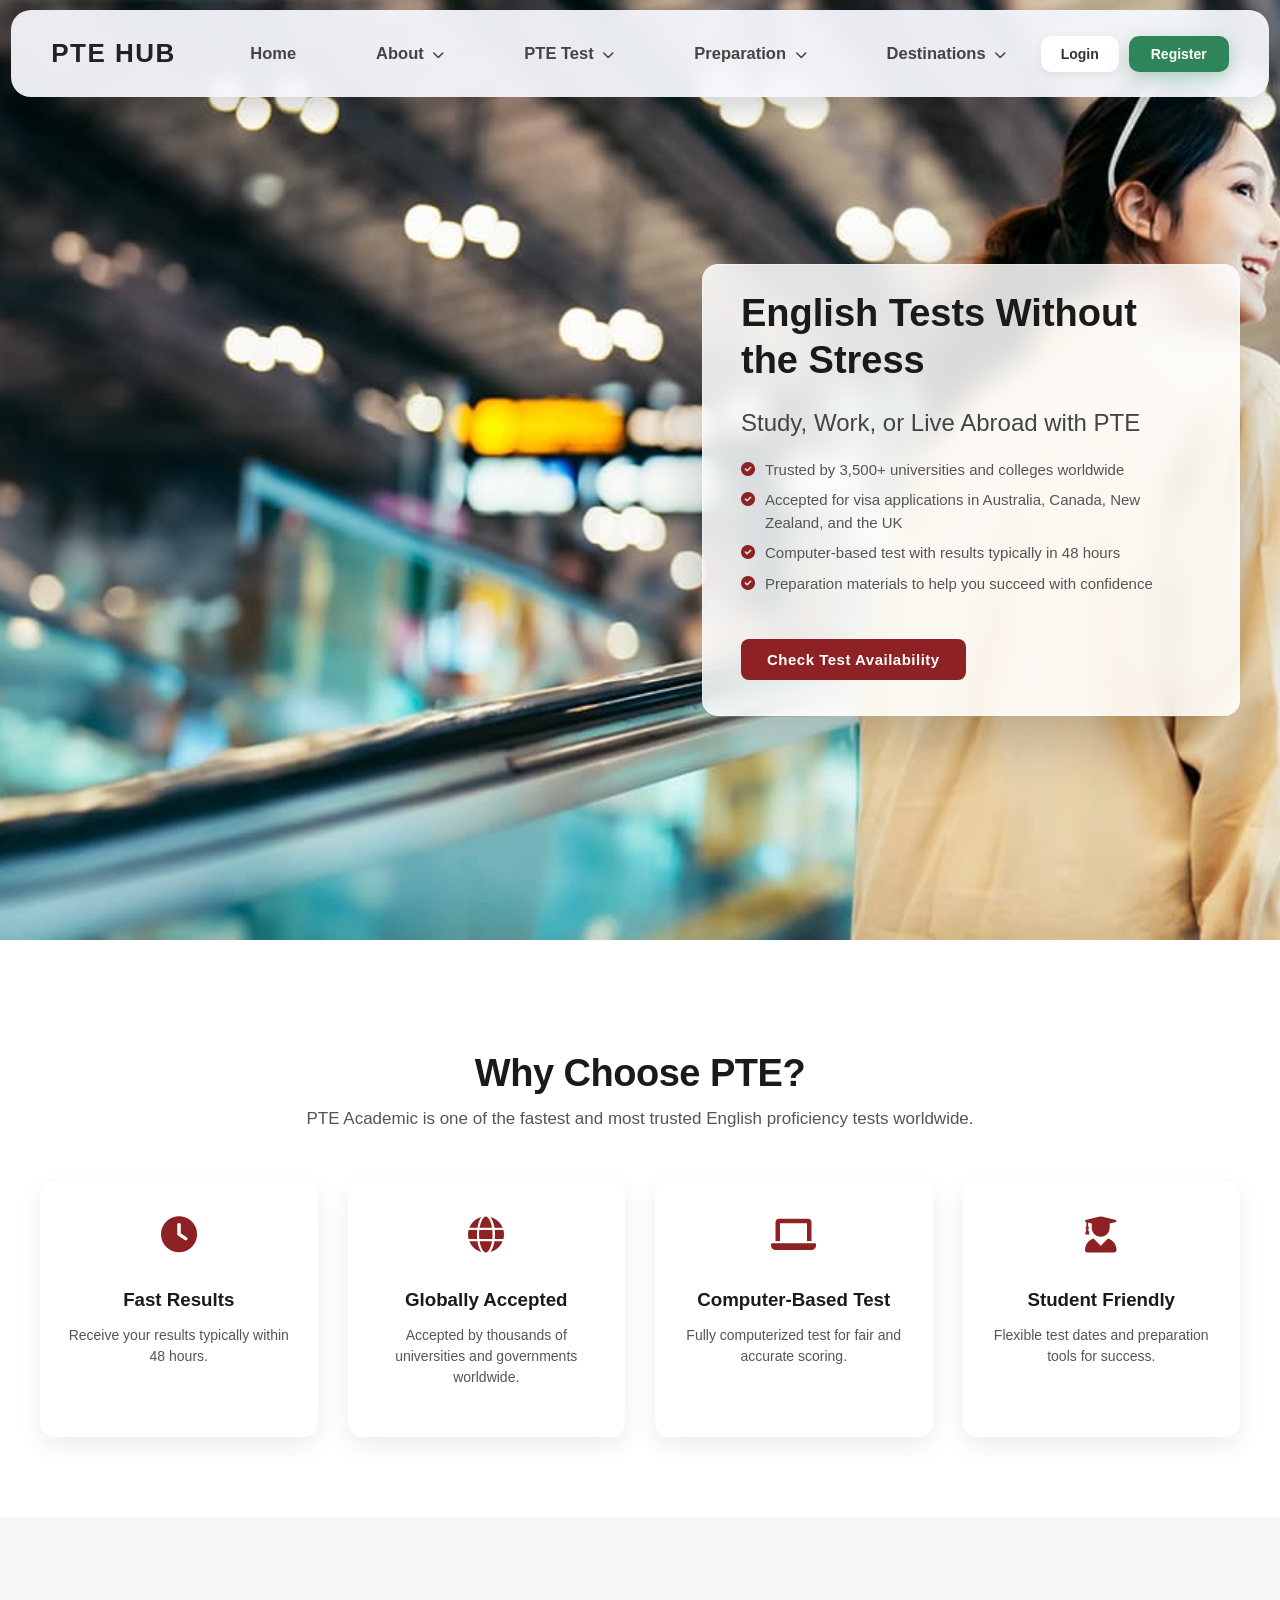
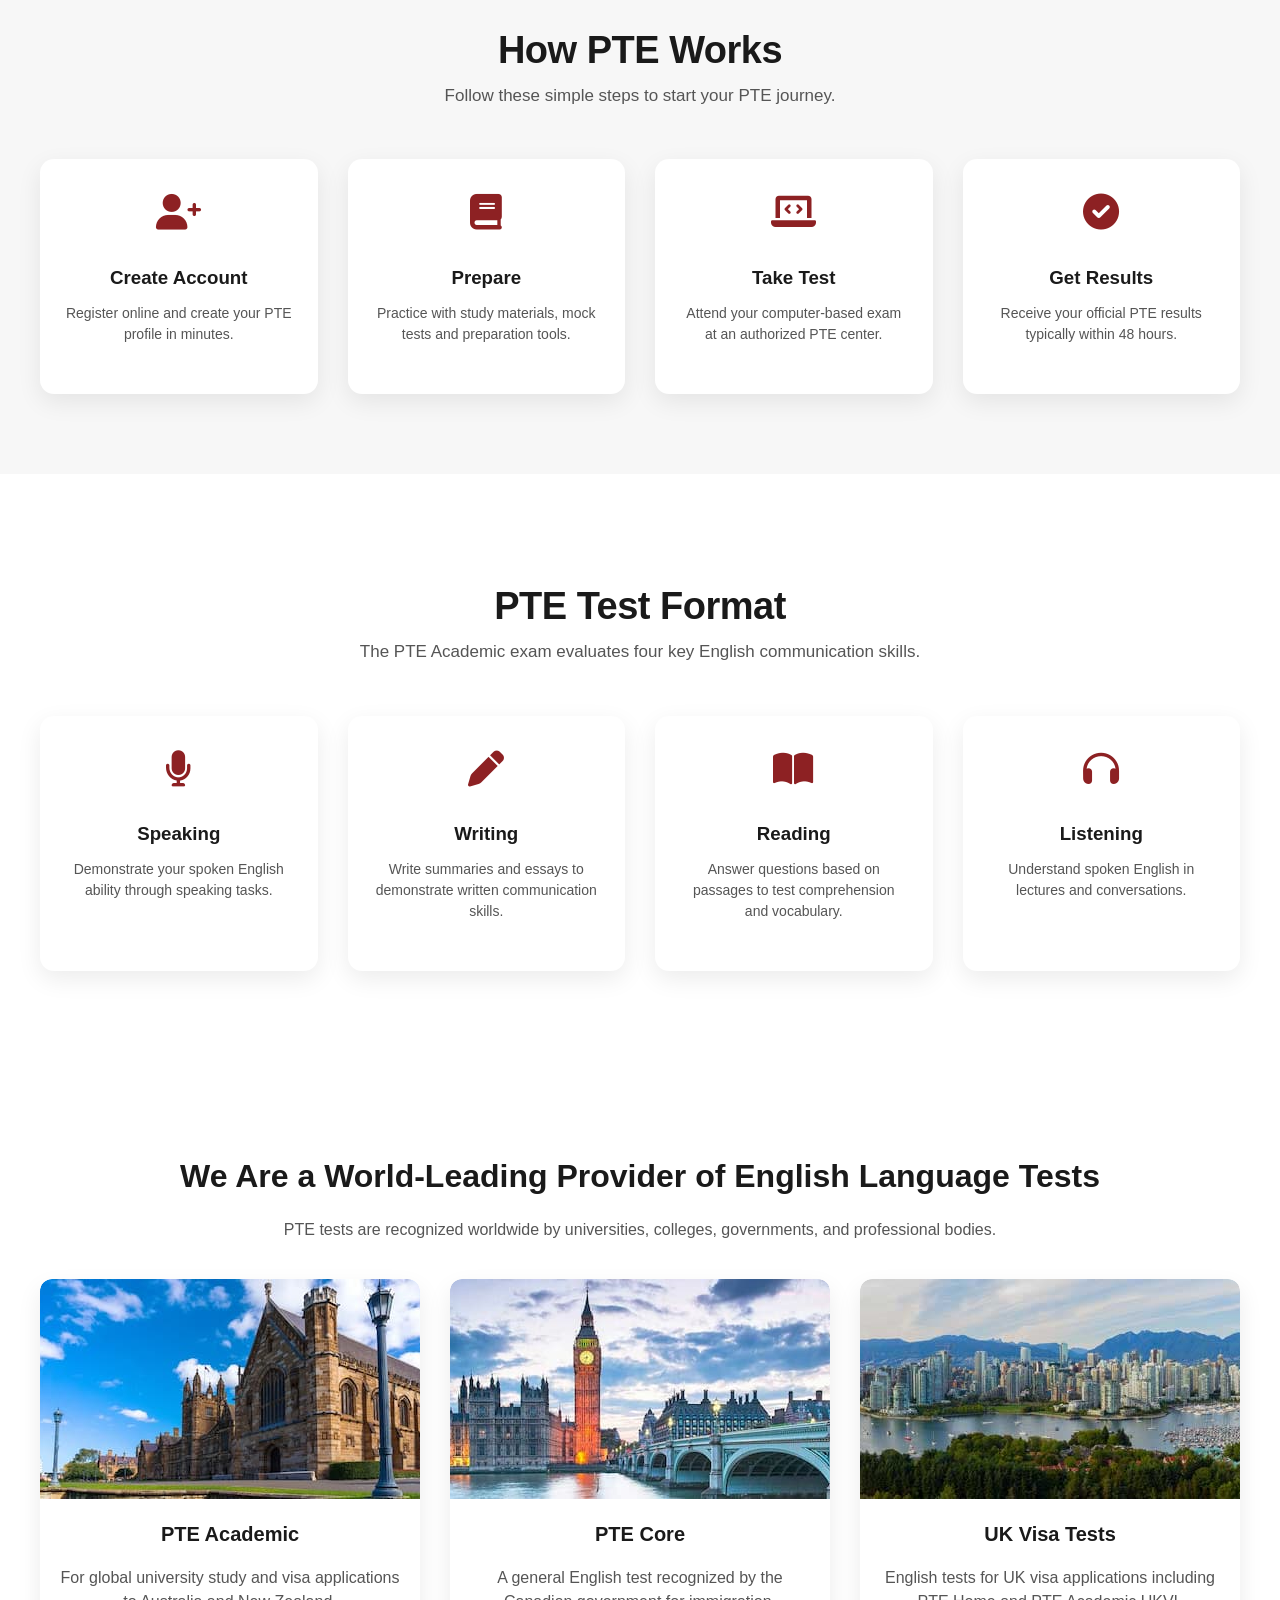
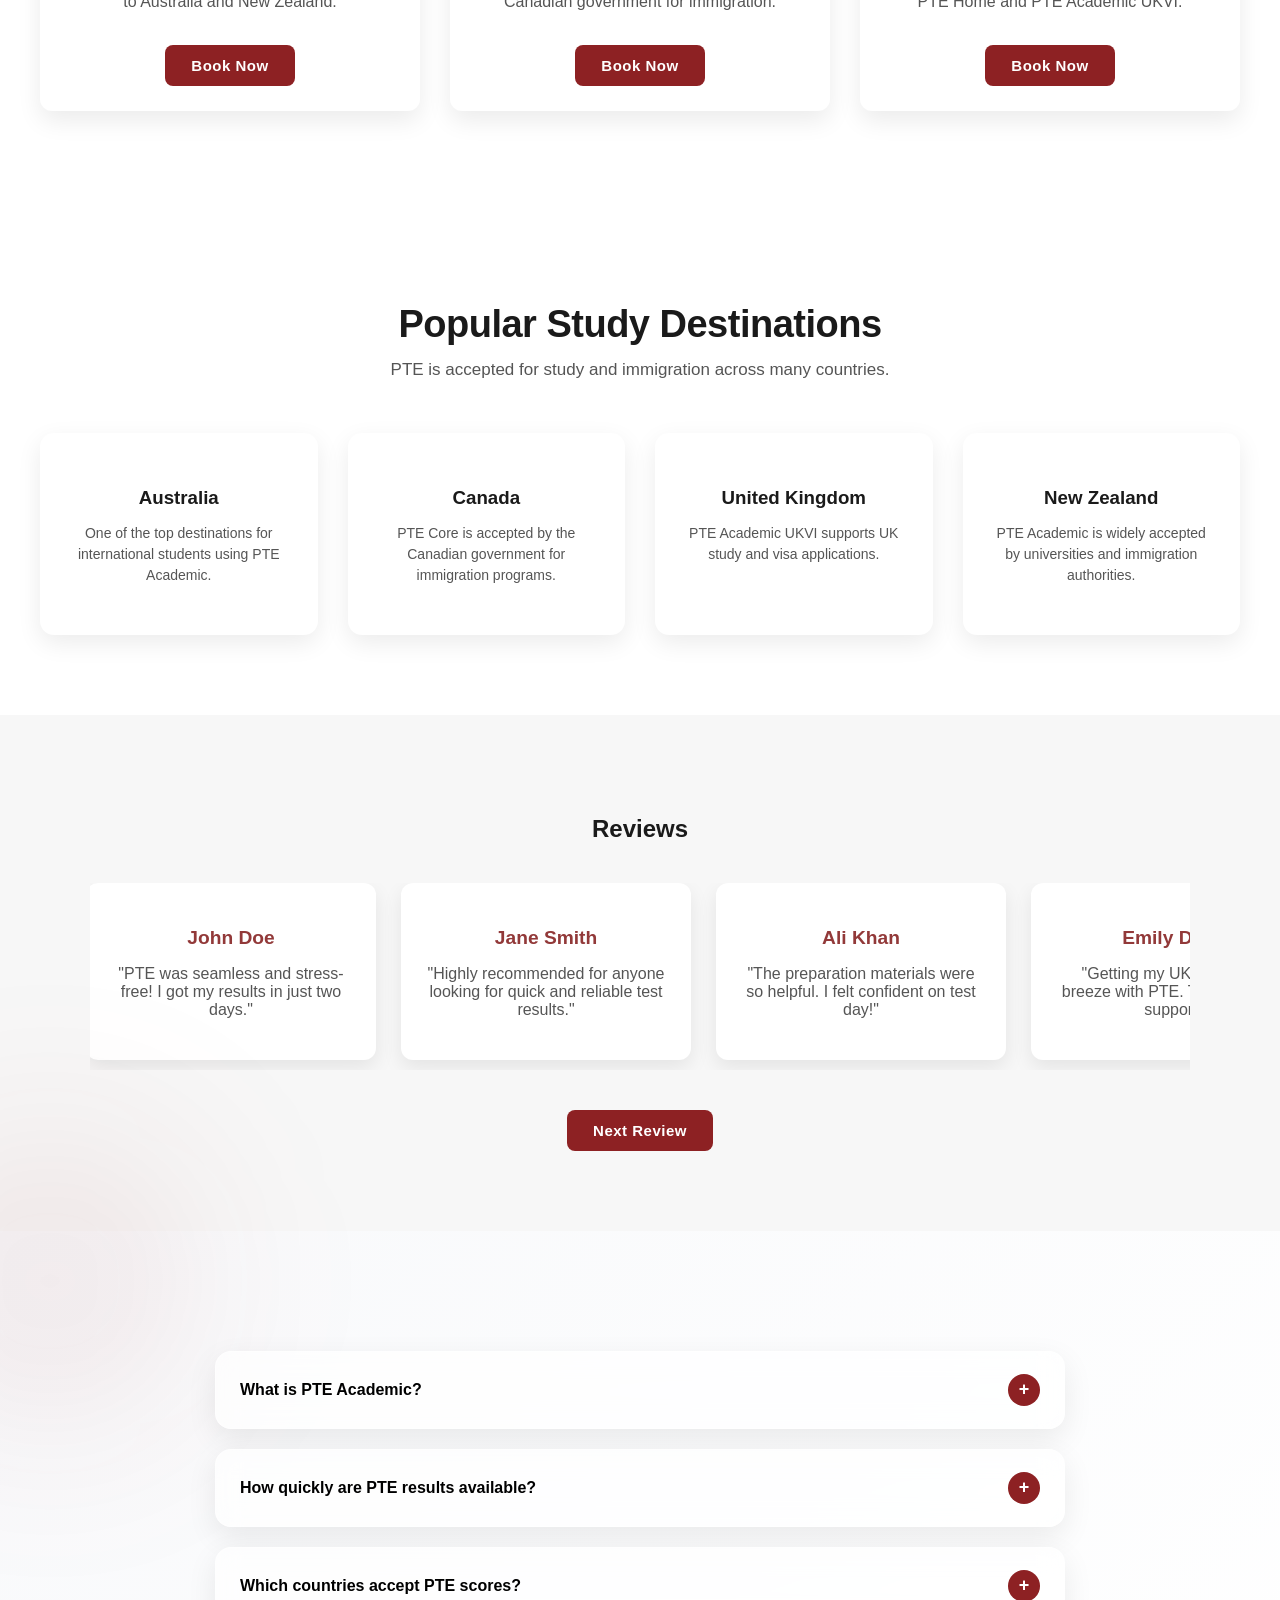
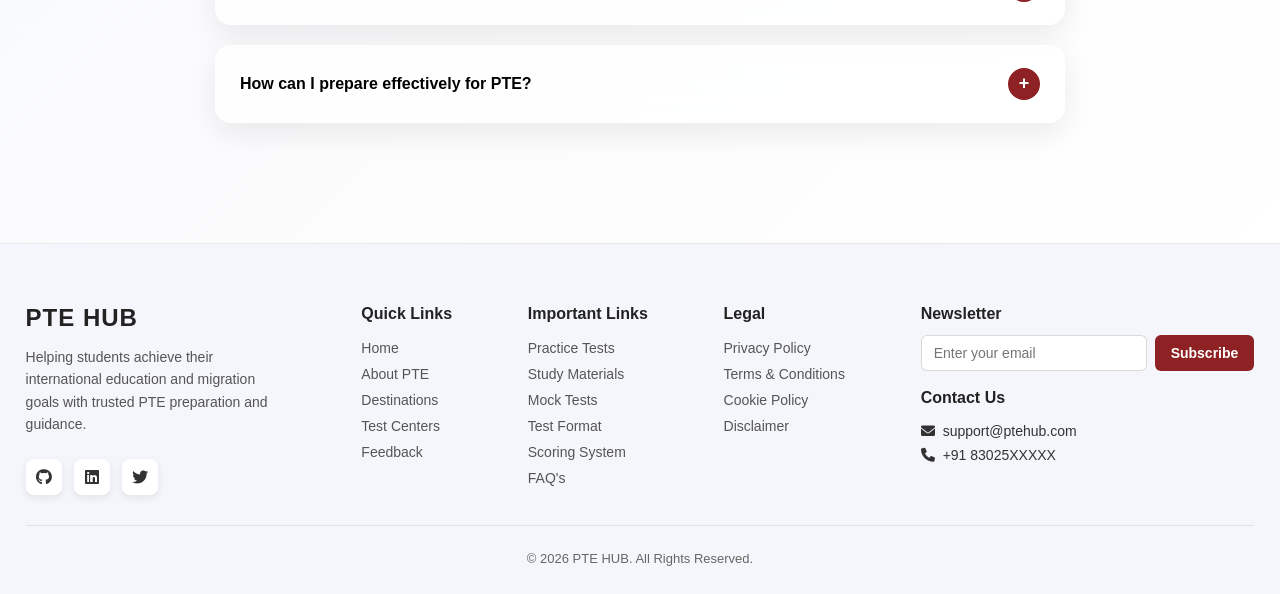
<file: index.html>
<!DOCTYPE html>
<html lang="en">

<head>
    <meta charset="UTF-8">
    <meta name="viewport" content="width=device-width, initial-scale=1.0">
    <title>PTE HUB</title>

    <link rel="stylesheet" href="styles/css/style.css">
    <link rel="stylesheet" href="styles/css/navbar.css">
    <link rel="stylesheet" href="styles/css/footer.css">
    <link rel="stylesheet" href="styles/css/auth-popup.css">
    <link rel="preload" href="components/navbar.html" as="fetch" crossorigin="anonymous">

    <link href="https://cdnjs.cloudflare.com/ajax/libs/font-awesome/6.0.0-beta3/css/all.min.css" rel="stylesheet">
</head>

<body>

    <!-- Navbar -->
    <header id="header">
        <div id="navbar-placeholder"></div>
    </header>

    <main>

        <!-- Hero Section -->
        <section id="point">
            <div class="hero-wrapper">
                <div class="hero-image"></div>

                <div class="hero-text">
                    <h2>English Tests Without the Stress</h2>
                    <h3>Study, Work, or Live Abroad with PTE</h3>

                    <ul class="hero-points">
                        <li><i class="fas fa-check-circle"></i> Trusted by 3,500+ universities and colleges worldwide</li>
                        <li><i class="fas fa-check-circle"></i> Accepted for visa applications in Australia, Canada, New Zealand, and the UK</li>
                        <li><i class="fas fa-check-circle"></i> Computer-based test with results typically in 48 hours</li>
                        <li><i class="fas fa-check-circle"></i> Preparation materials to help you succeed with confidence</li>
                    </ul>

                    <div class="hero-actions">
                        <button id="address">Check Test Availability</button>
                    </div>
                </div>
            </div>
        </section>

        <!-- Why Choose PTE -->
        <section id="about-section" class="features-section reveal">

            <div class="features-heading">
                <h2>Why Choose PTE?</h2>
                <p>PTE Academic is one of the fastest and most trusted English proficiency tests worldwide.</p>
            </div>

            <div class="features-container">

                <div class="feature-box">
                    <i class="fas fa-clock"></i>
                    <h3>Fast Results</h3>
                    <p>Receive your results typically within 48 hours.</p>
                </div>

                <div class="feature-box">
                    <i class="fas fa-globe"></i>
                    <h3>Globally Accepted</h3>
                    <p>Accepted by thousands of universities and governments worldwide.</p>
                </div>

                <div class="feature-box">
                    <i class="fas fa-laptop"></i>
                    <h3>Computer-Based Test</h3>
                    <p>Fully computerized test for fair and accurate scoring.</p>
                </div>

                <div class="feature-box">
                    <i class="fas fa-user-graduate"></i>
                    <h3>Student Friendly</h3>
                    <p>Flexible test dates and preparation tools for success.</p>
                </div>

            </div>

        </section>

        <!-- How PTE Works -->
        <section id="pte-section" class="features-section reveal">

            <div class="features-heading">
                <h2>How PTE Works</h2>
                <p>Follow these simple steps to start your PTE journey.</p>
            </div>

            <div class="features-container">

                <div class="feature-box">
                    <i class="fas fa-user-plus"></i>
                    <h3>Create Account</h3>
                    <p>Register online and create your PTE profile in minutes.</p>
                </div>

                <div class="feature-box">
                    <i class="fas fa-book"></i>
                    <h3>Prepare</h3>
                    <p>Practice with study materials, mock tests and preparation tools.</p>
                </div>

                <div class="feature-box">
                    <i class="fas fa-laptop-code"></i>
                    <h3>Take Test</h3>
                    <p>Attend your computer-based exam at an authorized PTE center.</p>
                </div>

                <div class="feature-box">
                    <i class="fas fa-check-circle"></i>
                    <h3>Get Results</h3>
                    <p>Receive your official PTE results typically within 48 hours.</p>
                </div>

            </div>

        </section>

        <!-- PTE Test Format -->
        <section id="prep-section" class="features-section reveal">

            <div class="features-heading">
                <h2>PTE Test Format</h2>
                <p>The PTE Academic exam evaluates four key English communication skills.</p>
            </div>

            <div class="features-container">

                <div class="feature-box">
                    <i class="fas fa-microphone"></i>
                    <h3>Speaking</h3>
                    <p>Demonstrate your spoken English ability through speaking tasks.</p>
                </div>

                <div class="feature-box">
                    <i class="fas fa-pen"></i>
                    <h3>Writing</h3>
                    <p>Write summaries and essays to demonstrate written communication skills.</p>
                </div>

                <div class="feature-box">
                    <i class="fas fa-book-open"></i>
                    <h3>Reading</h3>
                    <p>Answer questions based on passages to test comprehension and vocabulary.</p>
                </div>

                <div class="feature-box">
                    <i class="fas fa-headphones"></i>
                    <h3>Listening</h3>
                    <p>Understand spoken English in lectures and conversations.</p>
                </div>

            </div>

        </section>

        <!-- Test Types -->
        <section id="page2">

            <div id="alpha">
                <h2>We Are a World-Leading Provider of English Language Tests</h2>
                <p>PTE tests are recognized worldwide by universities, colleges, governments, and professional bodies.</p>
            </div>

            <div id="container">

                <div class="cards">
                    <img src="assets/images/Australia_university_800px_x_451px__1_.jpg" alt="">
                    <h3>PTE Academic</h3>
                    <p>For global university study and visa applications to Australia and New Zealand.</p>
                    <button id="address1">Book Now</button>
                </div>

                <div class="cards">
                    <img src="assets/images/London-_UK-800_x_451px__1_.jpg" alt="">
                    <h3>PTE Core</h3>
                    <p>A general English test recognized by the Canadian government for immigration.</p>
                    <button id="address1">Book Now</button>
                </div>

                <div class="cards">
                    <img src="assets/images/AdobeStock_171916302-Canada__1_.jpg" alt="">
                    <h3>UK Visa Tests</h3>
                    <p>English tests for UK visa applications including PTE Home and PTE Academic UKVI.</p>
                    <button id="address1">Book Now</button>
                </div>

            </div>

        </section>

        <!-- Popular Study Destinations -->
        <section id="dest-section" class="features-section reveal">

            <div class="features-heading">
                <h2>Popular Study Destinations</h2>
                <p>PTE is accepted for study and immigration across many countries.</p>
            </div>

            <div class="features-container">

                <div class="feature-box">
                    <h3>Australia</h3>
                    <p>One of the top destinations for international students using PTE Academic.</p>
                </div>

                <div class="feature-box">
                    <h3>Canada</h3>
                    <p>PTE Core is accepted by the Canadian government for immigration programs.</p>
                </div>

                <div class="feature-box">
                    <h3>United Kingdom</h3>
                    <p>PTE Academic UKVI supports UK study and visa applications.</p>
                </div>

                <div class="feature-box">
                    <h3>New Zealand</h3>
                    <p>PTE Academic is widely accepted by universities and immigration authorities.</p>
                </div>

            </div>

        </section>

        <!-- Reviews -->
        <section id="contact">

            <h2>Reviews</h2>

            <div id="reviews">

                <div class="review">
                    <h3>John Doe</h3>
                    <p>"PTE was seamless and stress-free! I got my results in just two days."</p>
                </div>

                <div class="review">
                    <h3>Jane Smith</h3>
                    <p>"Highly recommended for anyone looking for quick and reliable test results."</p>
                </div>

                <div class="review">
                    <h3>Ali Khan</h3>
                    <p>"The preparation materials were so helpful. I felt confident on test day!"</p>
                </div>

                <div class="review">
                    <h3>Emily Davis</h3>
                    <p>"Getting my UK visa was a breeze with PTE. Thanks for the support!"</p>
                </div>

                <div class="review">
                    <h3>Rajesh Kumar</h3>
                    <p>"Great experience! The test environment was very comfortable."</p>
                </div>

            </div>

            <button id="address1">Next Review</button>

        </section>

        <!-- ===== FAQ PREVIEW SECTION ===== -->
        <section id="faq" class="faq-section">
            <div class="faq-list">

                <div class="faq-item">
                    <button class="faq-question">
                        What is PTE Academic?
                        <span>+</span>
                    </button>
                    <div class="faq-answer">
                        <p>PTE Academic is a fully computer-based English proficiency test designed to assess real-life communication skills using AI scoring.</p>
                    </div>
                </div>
            
                <div class="faq-item">
                    <button class="faq-question">
                        How quickly are PTE results available?
                        <span>+</span>
                    </button>
                    <div class="faq-answer">
                        <p>PTE results are typically available within 48 hours, making it one of the fastest English proficiency tests.</p>
                    </div>
                </div>
            
                <div class="faq-item">
                    <button class="faq-question">
                        Which countries accept PTE scores?
                        <span>+</span>
                    </button>
                    <div class="faq-answer">
                        <p>PTE is accepted by thousands of institutions and governments in Australia, Canada, the UK, New Zealand, and more.</p>
                    </div>
                </div>
            
                <div class="faq-item">
                    <button class="faq-question">
                        How can I prepare effectively for PTE?
                        <span>+</span>
                    </button>
                    <div class="faq-answer">
                        <p>You can prepare using mock tests, AI-based scoring tools, and structured learning resources available on PTE HUB.</p>
                    </div>
                </div>
            
            </div>
        </section>

    </main>

    <div id="footer-placeholder"></div>
    <div id="auth-popup-placeholder"></div>

    <script src="scripts/js/navbar.js"></script>
    <script src="scripts/js/footer.js"></script>
    <script src="scripts/js/script.js"></script>
    <script src="scripts/js/auth-popup.js"></script>

    <!-- Scroll To Top Button -->
    <button id="scrollTopBtn" title="Back to top">
        <i class="fas fa-arrow-up"></i>
    </button>

</body>
</html>
</file>
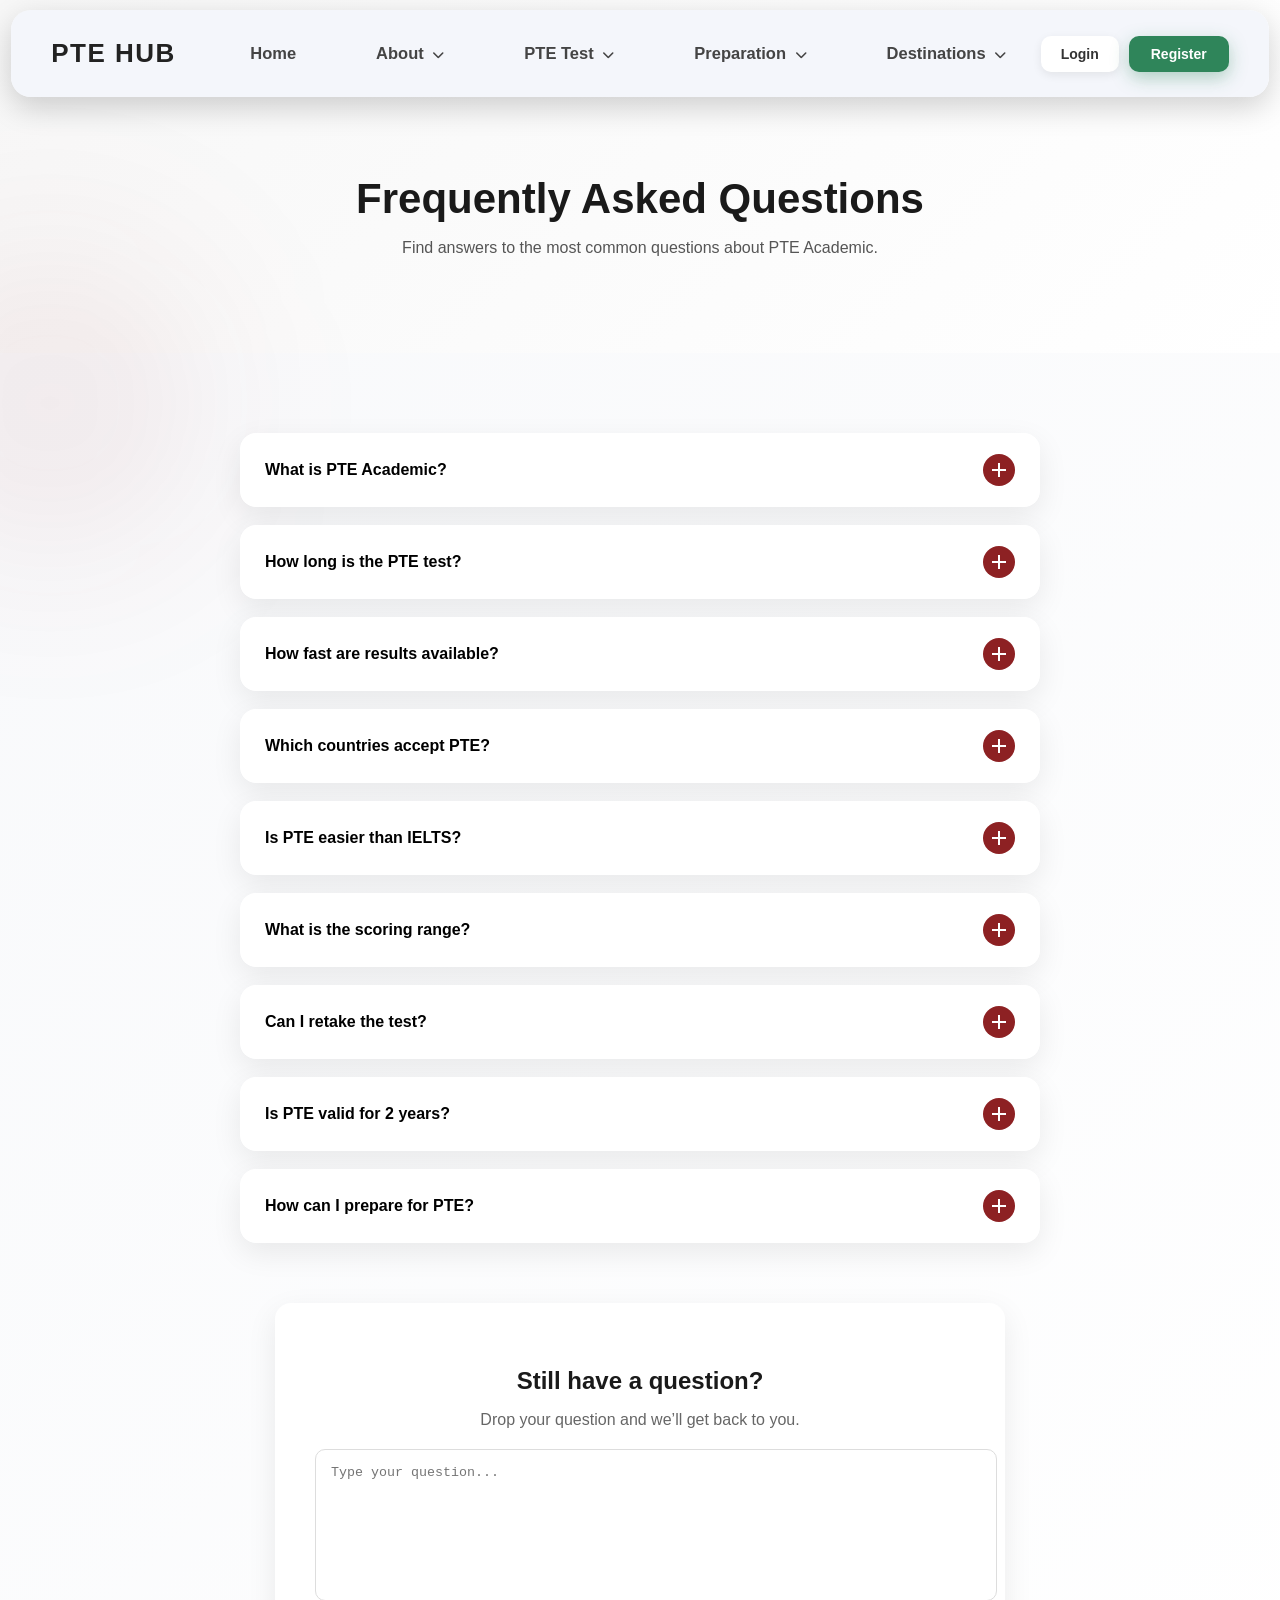
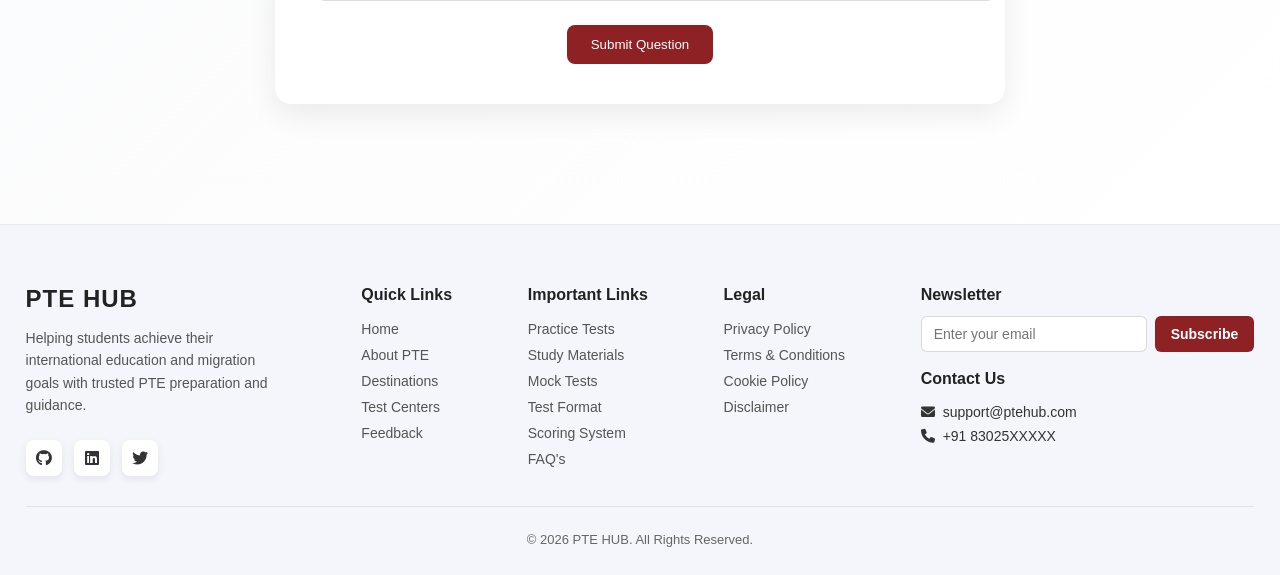
<file: pages/faq.html>
<!DOCTYPE html>
<html lang="en">
<head>
    <meta charset="UTF-8">
    <meta name="viewport" content="width=device-width, initial-scale=1.0">
    <title>FAQ | PTE HUB</title>

    <link rel="stylesheet" href="../styles/css/style.css">
    <link rel="stylesheet" href="../styles/css/navbar.css">
    <link rel="stylesheet" href="../styles/css/footer.css">
    <link rel="stylesheet" href="../styles/css/faq.css">
    <link rel="stylesheet" href="../styles/css/auth-popup.css">

    <link href="https://cdnjs.cloudflare.com/ajax/libs/font-awesome/6.0.0-beta3/css/all.min.css" rel="stylesheet">
</head>

<body>

<header>
    <div id="navbar-placeholder"></div>
</header>

<main>

<!-- HERO -->
<section class="faq-hero">
    <div class="container">
        <h1>Frequently Asked Questions</h1>
        <p>Find answers to the most common questions about PTE Academic.</p>
    </div>
</section>

<!-- FAQ -->
<section id="faq-section" class="faq-section">
    <div class="container">

        <div class="faq-list">

            <!-- 9 QUESTIONS -->

            <div class="faq-item">
                <button class="faq-question">What is PTE Academic?<span class="faq-icon"></span></button>
                <div class="faq-answer"><p>PTE Academic is a computer-based English proficiency test using AI scoring.</p></div>
            </div>

            <div class="faq-item">
                <button class="faq-question">How long is the PTE test?<span class="faq-icon"></span></button>
                <div class="faq-answer"><p>The test duration is approximately 2 hours.</p></div>
            </div>

            <div class="faq-item">
                <button class="faq-question">How fast are results available?<span class="faq-icon"></span></button>
                <div class="faq-answer"><p>Results are usually available within 48 hours.</p></div>
            </div>

            <div class="faq-item">
                <button class="faq-question">Which countries accept PTE?<span class="faq-icon"></span></button>
                <div class="faq-answer"><p>PTE is accepted in Australia, Canada, UK, and more.</p></div>
            </div>

            <div class="faq-item">
                <button class="faq-question">Is PTE easier than IELTS?<span class="faq-icon"></span></button>
                <div class="faq-answer"><p>It depends on your strengths, but PTE is more predictable due to AI scoring.</p></div>
            </div>

            <div class="faq-item">
                <button class="faq-question">What is the scoring range?<span class="faq-icon"></span></button>
                <div class="faq-answer"><p>PTE scores range from 10 to 90.</p></div>
            </div>

            <div class="faq-item">
                <button class="faq-question">Can I retake the test?<span class="faq-icon"></span></button>
                <div class="faq-answer"><p>Yes, you can retake after receiving your results.</p></div>
            </div>

            <div class="faq-item">
                <button class="faq-question">Is PTE valid for 2 years?<span class="faq-icon"></span></button>
                <div class="faq-answer"><p>Yes, PTE scores are valid for two years.</p></div>
            </div>

            <div class="faq-item">
                <button class="faq-question">How can I prepare for PTE?<span class="faq-icon"></span></button>
                <div class="faq-answer"><p>You can prepare using mock tests and structured materials on PTE HUB.</p></div>
            </div>

        </div>

        <!-- ASK SECTION -->
        <div class="faq-ask">

            <div class="faq-ask-card">
                <h3>Still have a question?</h3>
                <p>Drop your question and we’ll get back to you.</p>

                <textarea id="faqInput" placeholder="Type your question..."></textarea>

                <button id="faqSubmit">Submit Question</button>
            </div>

        </div>

    </div>
</section>

</main>

<div id="footer-placeholder"></div>
<div id="auth-popup-placeholder"></div>

<script src="../scripts/js/navbar.js"></script>
<script src="../scripts/js/footer.js"></script>
<script src="../scripts/js/script.js"></script>
<script src="../scripts/js/auth-popup.js"></script>
<script>
document.getElementById("faqSubmit").addEventListener("click", () => {

    const user = localStorage.getItem("user");

    if(!user){
        showAuthPopup(); // ✅ global popup
        return;
    }

    alert("Question submitted!");
});
</script>


</body>
</html>
</file>
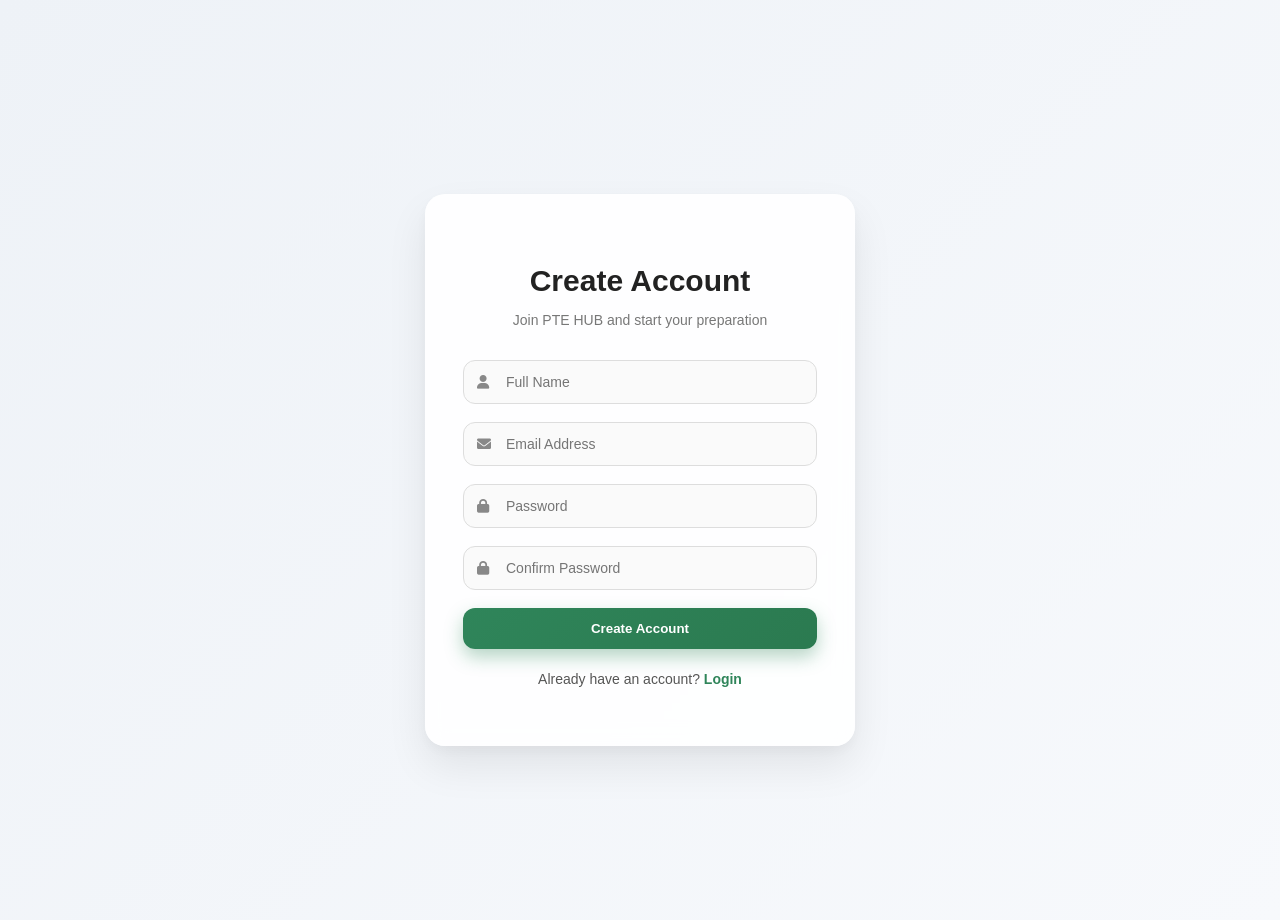
<file: pages/register.html>
<!DOCTYPE html>
<html lang="en">

<head>
    <meta charset="UTF-8">
    <meta name="viewport" content="width=device-width, initial-scale=1.0">

    <title>Register | PTE HUB</title>

    <!-- Global Styles -->
    <link rel="stylesheet" href="../styles/css/style.css">
    <link rel="stylesheet" href="../styles/css/navbar.css">
    <link rel="stylesheet" href="../styles/css/login.css">

    <!-- Font Awesome -->
    <link href="https://cdnjs.cloudflare.com/ajax/libs/font-awesome/6.0.0-beta3/css/all.min.css" rel="stylesheet">
</head>

<body>

    <!-- Register Section -->
    <section class="login-page">

        <div class="login-container">

            <h2>Create Account</h2>
            <p class="login-subtitle">
                Join PTE HUB and start your preparation
            </p>

            <form class="login-form">

                <!-- Full Name -->
                <div class="input-group">
                    <i class="fas fa-user"></i>
                    <input 
                        type="text" 
                        placeholder="Full Name" 
                        required
                    >
                </div>


                <!-- Email -->
                <div class="input-group">
                    <i class="fas fa-envelope"></i>
                    <input 
                        type="email" 
                        placeholder="Email Address" 
                        required
                    >
                </div>


                <!-- Password -->
                <div class="input-group">
                    <i class="fas fa-lock"></i>
                    <input 
                        type="password" 
                        placeholder="Password" 
                        required
                    >
                </div>


                <!-- Confirm Password -->
                <div class="input-group">
                    <i class="fas fa-lock"></i>
                    <input 
                        type="password" 
                        placeholder="Confirm Password" 
                        required
                    >
                </div>


                <!-- Register Button -->
                <button 
                    type="submit" 
                    class="login-submit"
                >
                    Create Account
                </button>


                <!-- Login Redirect -->
                <p class="register-link">
                    Already have an account?
                    <a href="login.html">Login</a>
                </p>

            </form>

        </div>

    </section>

</body>
</html>
</file>
<file: styles/css/style.css>
/* Global Styles */
body {
    margin: 0;
    font-family: 'Arial', sans-serif;
    background: white;
    color: #1a1a1a;
    overflow-x: hidden;
}

/* Header */
#header {
    position: absolute; /* overlay on hero */
    top: 0;
    left: 0;
    width: 100%;

    display: flex;
    align-items: center;
    justify-content: space-between;

    padding: 15px 40px;

    z-index: 999;

    background: transparent; /* IMPORTANT */
}

#header img {
    height: 50px;
    width: auto;
}

#navbar-container {
    display:flex;
    align-items:center;
    justify-content:space-between;
    width:100%;
    position:relative;
}

#navbar {
    display:flex;
    flex-direction:row;
    align-items:center;
    justify-content:center;
    gap:20px;
}

#navbar li {
    list-style: none;
    padding: 0 20px;
    position: relative;
}

#navbar li a {
    font-size: 16px;
    font-weight: 600;
    text-decoration: none;
    color: #1a1a1a;
    transition: 0.3s ease;
    border-bottom: 2px solid transparent;
    padding-bottom: 8px;
}

#navbar li a:hover,
#navbar li a.active {
    color: #8d2123;
}

#mobile {
    display: none;
}

#address, #address1{
    background:#8d2123;
    color:white;
    border:none;
    border-radius:8px;
    padding:12px 26px;
    font-size:15px;
    font-weight:600;
    cursor:pointer;
    transition:all 0.3s ease;
}

#address:hover, #address1:hover{
    background:#6a181b;
    transform:translateY(-2px);
    box-shadow:0 8px 20px rgba(0,0,0,0.3);
}

#address:hover, #address1:hover {
    background-color: #6a181b;
}

/* Hamburger Icon */
.hamburger {
    display: none;
    cursor: pointer;
}

.hamburger i {
    font-size: 30px;
}

/* Hero Section */
#point{
    background-image:url('../../assets/images/hero.jpg');
    background-size:cover;
    background-position:center;

    min-height:calc(100vh - 80px); /* adjust based on navbar height */

    display:flex;
    align-items:center;
    justify-content:center;

    padding:80px 40px 40px 40px;
}

.hero-wrapper{
    display:flex;
    align-items:center;
    justify-content:flex-end;
    max-width:1200px;
    width:100%;
}

.hero-image{
    flex:1;
}

.hero-text{
    max-width:460px;
    background:rgba(255,255,255,0.85);
    backdrop-filter:blur(14px);
    padding:25px 38px 35px 38px;
    border-radius:16px;
    box-shadow:0 20px 60px rgba(0,0,0,0.22);
    border:1px solid rgba(255,255,255,0.35);
}

.hero-text h2{
    font-size:38px;
    font-weight:700;
    line-height:1.25;
    margin-top:0;
    margin-bottom:12px;
    color:#1a1a1a;
}

.hero-text h3{
    font-size:24px;
    font-weight:500;
    margin-bottom:22px;
    color:#444;
}

.hero-text p{
    margin:8px 0;
    font-size:15px;
    line-height:1.6;
    color:#555;
}

.hero-text button{
    margin-top:22px;
}

.hero-points{
    list-style:none;
    padding:0;
    margin:18px 0 22px 0;
}

.hero-points li{
    display:flex;
    align-items:flex-start;
    gap:10px;
    font-size:15px;
    color:#555;
    margin-bottom:8px;
    line-height:1.5;
}

.hero-points i{
    color:#8d2123;
    margin-top:3px;
    font-size:14px;
}

.hero-actions{
    margin-top:10px;
}

section.reveal{
    padding:80px 20px;
    text-align:center;
}

section.reveal:nth-of-type(even){
    background:#ffffff;
}

section.reveal:nth-of-type(odd){
    background:#f7f7f7;
}

.features-heading h2{
    font-size:32px;
    margin-bottom:10px;
}

.features-heading p{
    color:#555;
    margin-bottom:40px;
}

#page2{
    background:#ffffff;
    padding:80px 20px;
}

#alpha{
    text-align:center;
    margin-bottom:40px;
}

#alpha h2{
    font-size:32px;
    color:#1a1a1a;
}

#alpha p{
    color:#555;
}

/* Cards Section */
#container{
    max-width:1200px;
    margin:auto;
    display:grid;
    grid-template-columns:repeat(auto-fit,minmax(300px,1fr));
    gap:30px;
}

#container .cards::after{
    content:"";
    position:absolute;
    inset:0;
    background:linear-gradient(120deg, transparent, rgba(255,255,255,0.3), transparent);
    opacity:0;
    transition:0.4s;
}

#container .cards:hover::after{
    opacity:1;
}

#container .cards{
    width:100%;
    background:#ffffff;

    border-radius:12px;
    overflow:hidden;
    position:relative;

    box-shadow:0 10px 25px rgba(0,0,0,0.08);

    transition:all 0.4s ease;

    text-align:center;
    padding-bottom:25px;
}

#container .cards::after{
    content:"";
    position:absolute;
    inset:0;
    background:linear-gradient(120deg, transparent, rgba(255,255,255,0.3), transparent);
    opacity:0;
    transition:0.4s;
}

#container .cards:hover::after{
    opacity:1;
}

#address, #address1{
    letter-spacing:0.5px;
}

#container .cards:hover{
    transform:translateY(-10px);
    box-shadow:0 20px 40px rgba(0,0,0,0.15);
}

#container .cards img{
    width:100%;
    height:220px;

    object-fit:cover;

    border-top-left-radius:12px;
    border-top-right-radius:12px;

    transition:transform 0.4s ease;
}

#container .cards:hover img{
    transform:scale(1.08);
}

#container .cards h3{
    margin-top:20px;
    font-size:20px;
    color:#1a1a1a;
}

#container .cards p{
    padding:0 20px;
    color:#555;
    line-height:1.5;
}

#container .cards button{
    margin-top:15px;
}
/* Reviews Section */
#contact {
    background:#f7f7f7;
    padding:80px 20px;
    text-align: center;
}

#reviews{
    max-width:1100px;
    margin:40px auto;

    display:flex;
    gap:25px;

    overflow-x:auto;
    scroll-behavior:smooth;

    padding-bottom:10px;
}

#reviews::-webkit-scrollbar{
    height:6px;
}

#reviews::-webkit-scrollbar-thumb{
    background:#8d2123;
    border-radius:10px;
}

.review{
    min-width:240px;
    max-width:260px;
    background:#fff;

    padding:25px;

    border-radius:12px;

    box-shadow:0 8px 20px rgba(0,0,0,0.08);

    transition:all 0.3s ease;
}

.review:hover{
    transform:translateY(-6px);
    box-shadow:0 18px 40px rgba(0,0,0,0.15);
}

.review h3 {
    font-size: 1.2em;
    margin-bottom: 10px;
    color: #923939;
}

.review p {
    font-size: 1em;
    color: #555;
}

/* Footer */
footer {
    display: flex;
    flex-wrap: wrap;
    justify-content: space-between;
    padding: 20px;
    background-color: #f5f5f5;
}

footer .col {
    flex: 1;
    margin-bottom: 20px;
}

footer .col h4 {
    font-size: 14px;
    padding-bottom: 20px;
}

footer a {
    font-size: 13px;
    color: #222;
    text-decoration: none;
    margin: 10px 0;
}

footer .follow {
    margin-top: 20px;
}

footer .follow i {
    color: #465b52;
    padding-right: 4px;
    cursor: pointer;
}

footer .follow i:hover,
footer a:hover {
    color: #088178;
}

/* Responsive Adjustments */
@media (max-width: 768px) {
    #navbar {
        display:none;
        flex-direction:column;
        gap:10px;
        width:100%;
        text-align:center;
        background:#E3E6F3;
        padding:15px 0;
    }

    #navbar.active{
        display:flex;
    }

    #mobile {
        display: block;
    }

    #navbar-container {
        width: 100%;
        flex-direction: column;
        align-items: center;
    }

    #address, #address1 {
        width: 100%;
        margin: 10px 0;
    }

    #container {
        grid-template-columns: 1fr;
    }

    #container .cards {
        width: 100%;
    }

    #box1 {
        width: 90%;
        margin: 20px auto;
    }

    #point {
        height: auto;
        padding: 20px;
    }

    #box1 h2, #box1 h3, #box1 h5 {
        font-size: 1em;
    }

    /* Hamburger visibility */
    .hamburger {
        display: block;
    }
}

@media (max-width: 480px) {
    #header {
        flex-direction: column;
        text-align: center;
    }

    #navbar li {
        padding: 5px 0;
    }

    #navbar {
        padding: 10px;
    }

    #address, #address1 {
        padding: 8px 15px;
    }
}

@media (max-width:768px){

    #point{
        padding:80px 20px 30px 20px;
        min-height:auto;
    }

    .hero-wrapper{
        flex-direction:column;
        justify-content:center;
        align-items:center;
        text-align:center;
    }

    .hero-text{
        max-width:100%;
        padding:20px;
    }

    .hero-text h2{
        font-size:26px;
    }

    .hero-text h3{
        font-size:18px;
    }

}

/* LOGIN REQUIRED POPUP */

.auth-popup-overlay{

    position:fixed;
    top:0;
    left:0;
    width:100%;
    height:100%;

    background:rgba(0,0,0,0.45);

    display:flex;
    align-items:center;
    justify-content:center;

    z-index:2000;
}

.auth-popup{

    background:white;
    padding:35px 40px;

    border-radius:16px;

    width:320px;

    text-align:center;

    box-shadow:0 15px 40px rgba(0,0,0,0.2);
}

.auth-popup h3{
    margin-bottom:10px;
}

.auth-popup p{
    font-size:14px;
    color:#666;
    margin-bottom:20px;
}

.auth-popup-actions{
    display:flex;
    gap:10px;
    justify-content:center;
}

.popup-login-btn{

    background:#2f855a;
    color:white;

    padding:10px 18px;

    border-radius:8px;

    text-decoration:none;
}

.popup-close-btn{

    padding:10px 18px;

    border:none;

    background:#ddd;

    border-radius:8px;

    cursor:pointer;
}

/* SCROLL TO TOP BUTTON */

#scrollTopBtn{
  position:fixed;

  bottom:30px;
  right:30px;

  width:44px;
  height:44px;

  border:none;
  border-radius:50%;

  background:#8d2123;
  color:white;

  font-size:18px;

  display:none; /* hidden initially */

  align-items:center;
  justify-content:center;

  cursor:pointer;

  box-shadow:0 6px 18px rgba(0,0,0,0.25);

  transition:all 0.25s ease;

  z-index:9999;
}

#scrollTopBtn.show{
  display:flex;
}

#scrollTopBtn:hover{
  background:#6f181a;
  transform:translateY(-3px);
}

/* ===== MODERN SECTION LAYOUT ===== */

.features-heading h2{
    font-size:38px;
    font-weight:700;
    letter-spacing:-0.5px;
    margin-bottom: 10px;
    color:#1a1a1a;
}

.features-heading p{
    font-size:17px;
    line-height:1.6;
    max-width:700px;
    margin:0 auto 50px auto;
    color:#555;
}

/* grid layout instead of flex */

.features-container{
    max-width:1200px;
    margin:auto;
    display:grid;
    grid-template-columns:repeat(auto-fit,minmax(220px,1fr));
    gap:30px;
}

/* modern cards */

.feature-box{
    background:white;
    padding:35px 25px;

    border-radius:14px;
    text-align:center;

    box-shadow:0 8px 25px rgba(0,0,0,0.08);

    position:relative;
    overflow:hidden;

    opacity:0;
    transform:translateY(40px);

    transition:all 0.6s ease;
}

.feature-box::before{
    content:"";
    position:absolute;
    top:0;
    left:-100%;
    width:100%;
    height:100%;
    background:linear-gradient(120deg, transparent, rgba(255,255,255,0.6), transparent);
    transition:0.6s;
}

.feature-box:hover::before{
    left:100%;
}

.feature-box:hover{
    transform:translateY(-8px);
    box-shadow:0 18px 45px rgba(0,0,0,0.15);
}

.feature-box i{
    font-size:36px;
    color:#8d2123;
    margin-bottom:18px;
}

.feature-box h3{
    margin-bottom:12px;
}

.feature-box p{
    font-size:14px;
    color:#555;
    line-height:1.5;
}

/* ===== SCROLL ANIMATION ===== */

.reveal{
    opacity:0;
    transform:translateY(40px);
    transition:all 0.8s ease;
}

.reveal.active{
    opacity:1;
    transform:translateY(0);
}

.reveal.active .feature-box{
    opacity:1;
    transform:translateY(0);
}

.reveal.active .feature-box:nth-child(1){ transition-delay:0.1s; }
.reveal.active .feature-box:nth-child(2){ transition-delay:0.2s; }
.reveal.active .feature-box:nth-child(3){ transition-delay:0.3s; }
.reveal.active .feature-box:nth-child(4){ transition-delay:0.4s; }


/* smooth page scrolling */

html{
    scroll-behavior:smooth;
}

/* SCROLLBAR (modern thin) */

::-webkit-scrollbar{
    width:6px;   /* vertical */
    height:6px;  /* horizontal */
}

::-webkit-scrollbar-track{
    background:transparent;
}

::-webkit-scrollbar-thumb{
    background:#8d2123;
    border-radius:10px;
}

::-webkit-scrollbar-thumb:hover{
    background:#6a181b;
}

#address, #address1{
    position:relative;
    overflow:hidden;
}

#address::after, #address1::after{
    content:"";
    position:absolute;
    top:0;
    left:-100%;
    width:100%;
    height:100%;
    background:rgba(255,255,255,0.2);
    transition:0.4s;
}

#address:hover::after, #address1:hover::after{
    left:100%;
}

.hero-text{
    animation:fadeUp 1s ease;
}

@keyframes fadeUp{
    from{
        opacity:0;
        transform:translateY(30px);
    }
    to{
        opacity:1;
        transform:translateY(0);
    }
}

/* SCROLL OFFSET FIX (for sticky navbar) */

section{
    scroll-margin-top: 90px;
}

/* ===== ULTRA PREMIUM FAQ ===== */

.faq-section{
    padding:120px 20px;
    background:linear-gradient(135deg,#f8f9fb,#ffffff);
    position:relative;
}

/* soft glow */
.faq-section::before{
    content:"";
    position:absolute;
    top:-100px;
    left:-100px;
    width:300px;
    height:300px;
    background:rgba(141,33,35,0.08);
    border-radius:50%;
    filter:blur(90px);
}

/* list */
.faq-list{
    max-width:850px;
    margin:auto;
    display:flex;
    flex-direction:column;
    gap:20px;
}

/* item */
.faq-item{
    border-radius:16px;
    overflow:hidden;
    background:rgba(255,255,255,0.7);
    backdrop-filter:blur(12px);

    border:1px solid rgba(255,255,255,0.4);

    box-shadow:0 10px 30px rgba(0,0,0,0.08);
    transition:all 0.3s ease;
}

.faq-item:hover{
    transform:translateY(-4px) scale(1.01);
    box-shadow:0 20px 50px rgba(0,0,0,0.15);
}

/* question */
.faq-question{
    width:100%;
    padding:22px 24px;
    border:none;
    background:transparent;

    font-size:16px;
    font-weight:600;

    display:flex;
    justify-content:space-between;
    align-items:center;

    cursor:pointer;
}

/* icon */
.faq-question span{
    width:32px;
    height:32px;

    display:flex;
    align-items:center;
    justify-content:center;

    background:#8d2123;
    color:white;

    border-radius:50%;
    font-size:18px;

    transition:0.3s;
}

/* answer */
.faq-answer{
    max-height:0;
    overflow:hidden;

    transition:max-height 0.4s ease;

    padding:0 24px;
}

.faq-answer p{
    padding:15px 0 20px;
    color:#555;
    line-height:1.6;
}

/* active */
.faq-item.active .faq-answer{
    max-height:300px;
}

.faq-item.active .faq-question span{
    transform:rotate(45deg);
    background:#6f1a1c;
}
</file>
<file: styles/css/navbar.css>
/* NAVBAR WRAPPER */

.navbar-wrapper{
    width:100%;
    position:fixed;
    top:10px;
    left:0;
    display:flex;
    justify-content:center;
    z-index:1000;
}

/* NAVBAR CONTAINER */

.navbar-container{
    width:92%;
    max-width:1200px;
    background:rgba(244,246,251,0.95);
    backdrop-filter:blur(8px);
    border-radius:20px;
    padding:18px 40px;
    display:flex;
    align-items:center;
    justify-content:space-between;
    box-shadow:0 10px 30px rgba(0,0,0,0.18);
}

/* LOGO */

.logo-text{
    font-size:26px;
    font-weight:800;
    color:#222;
    text-decoration:none;
    letter-spacing:1.5px;
    font-family: 'Segoe UI', 'Poppins', sans-serif;
    transition:0.3s ease;
}

.logo-text:hover{
    color:#8d2123;
}

/* NAV LINKS */

#navbar{
    display:flex;
    list-style:none;
    gap:40px;
}

#navbar li a{
    text-decoration:none;
    font-weight:600;
    color:#444;
    font-size:16.5px;
    position:relative;
    transition:all 0.25s ease;
    font-family:'Segoe UI', 'Poppins', sans-serif;
}

#navbar li a::after{
    content:"";
    position:absolute;
    width:0%;
    height:2px;
    bottom:-6px;
    left:0;
    background:#8d2123;
    transition:0.3s ease;
}

#navbar li a:hover::after,
#navbar li a.active::after{
    width:100%;
}

/* Hover */

#navbar li a:hover{
    color:#b22222;
}

/* RIGHT ACTIONS */

.nav-actions{
    display:flex;
    align-items:center;
    gap:14px;
}

/* AUTH BUTTON CONTAINER */

#auth-buttons{
    display:flex;
    align-items:center;
    gap:10px;
}

/* remove link default style */

#auth-buttons a{
    text-decoration:none;
    display:flex;
}

/* LOGIN BUTTON */

.login-btn{
    padding:9px 20px;
    border:none;
    outline:none;
    background:white;
    border-radius:10px;
    font-weight:600;
    font-size:14px;
    cursor:pointer;
    color:#333;
    display:flex;
    align-items:center;
    justify-content:center;
    box-shadow:0 3px 10px rgba(0,0,0,0.08);
    transition:all 0.25s ease;
}

.login-btn:hover{
    transform:translateY(-2px);
    box-shadow:0 8px 18px rgba(0,0,0,0.15);
}

/* REGISTER BUTTON */

.register-btn{
    padding:9px 22px;
    border:none;
    outline:none;
    border-radius:10px;
    background:#2f855a;
    color:white;
    font-weight:600;
    font-size:14px;
    cursor:pointer;
    display:flex;
    align-items:center;
    justify-content:center;
    transition:all 0.25s ease;
    box-shadow:0 6px 18px rgba(47,133,90,0.35);
}

.login-btn,
.register-btn{
    height:36px;
}

.register-btn:hover{
    transform:translateY(-2px);
    box-shadow:0 10px 22px rgba(47,133,90,0.45);
    background:#2a7a52;
}

/* HAMBURGER */

.hamburger{
    display:none;
    font-size:22px;
    cursor:pointer;
}

#point{
    margin-top:0;
    background-size:cover;
    background-position:center;
}

/* MOBILE */

@media (max-width:768px){

    #navbar{
        position:absolute;
        top:85px;
        left:5%;
        width:90%;
        background:rgba(244,246,251,0.92);
backdrop-filter:blur(6px);
        border-radius:12px;
        flex-direction:column;
        padding:20px;
        display:none;
        gap:20px;
        box-shadow:0 10px 20px rgba(0,0,0,0.05);
    }

    #navbar.active{
        display:flex;
    }#navbar li a::after{
    content:"";
    position:absolute;
    width:0%;
    height:2px;
    bottom:-6px;
    left:0;
    background:#b22222;
    transition:0.3s;
}

#navbar li a:hover::after{
    width:100%;
}

    .hamburger{
        display:block;
    }

}
/* DROPDOWN */

.dropdown{
    position:relative;
}

/* Dropdown menu container */

.dropdown-menu{
    position:absolute;
    top:50px;
    left:0;
    background:rgba(255,255,255,0.95);
    backdrop-filter:blur(8px);
    border-radius:14px;
    list-style:none;
    padding:10px 0;
    min-width:200px;
    box-shadow:0 15px 30px rgba(0,0,0,0.12);

    opacity:0;
    visibility:hidden;
    transform:translateY(10px);
    transition:all 0.25s ease;
}

/* Dropdown items */

.dropdown-menu li{
    padding:0;
}

.dropdown-menu li a{
    display:block;
    padding:10px 20px;
    text-decoration:none;
    color:#444;
    font-size:15px;
    font-weight:500;
    transition:all 0.2s ease;
}

/* Hover effect */

.dropdown-menu li a:hover{
    background:#f5f7fb;
    color:#8d2123;
}

/* Show dropdown */

.dropdown:hover .dropdown-menu{
    opacity:1;
    visibility:visible;
    transform:translateY(0);
}

/* Arrow icon alignment */

.dropdown > a i{
    font-size:12px;
    margin-left:5px;
    transition:0.25s;
}

/* Rotate arrow */

.dropdown:hover > a i{
    transform:rotate(180deg);
}

/* MOBILE FIX */

@media (max-width:768px){

.dropdown-menu{
    position:static;
    opacity:1;
    visibility:visible;
    transform:none;
    background:transparent;
    box-shadow:none;
    padding-left:10px;
}

.dropdown-menu li a{
    padding:6px 0;
}

}

/* =========================
   USER PROFILE SECTION
========================= */

.user-profile{
    position:relative;
    display:flex;
    align-items:center;
    gap:10px;
    cursor:pointer;
}

/* Profile image */

.user-photo{
    width:34px;
    height:34px;
    border-radius:50%;
    object-fit:cover;
    border:2px solid rgba(0,0,0,0.08);
}

/* Username */

.user-name{
    font-size:14px;
    font-weight:600;
    color:#333;
}

/* Arrow */

.profile-arrow{
    font-size:12px;
    color:#555;
}

/* =========================
   PROFILE DROPDOWN
========================= */

.profile-dropdown{

    position:absolute;

    top:45px;
    right:0;

    background:white;

    border-radius:12px;

    box-shadow:0 10px 25px rgba(0,0,0,0.12);

    min-width:170px;

    display:none;

    flex-direction:column;

    overflow:hidden;

    z-index:2000;
}

/* dropdown links */

.profile-dropdown a,
.profile-dropdown button{

    display:flex;

    align-items:center;

    gap:8px;

    padding:12px 16px;

    text-decoration:none;

    border:none;

    background:none;

    font-size:14px;

    color:#333;

    cursor:pointer;

    width:100%;
}

/* hover */

.profile-dropdown a:hover,
.profile-dropdown button:hover{

    background:#f5f7fb;

}

/* show dropdown */

.user-profile.active .profile-dropdown{
    display:flex;
}
</file>
<file: styles/css/footer.css>
/* FOOTER WRAPPER */

.footer-wrapper{
  background:rgba(244,246,251,0.95);
  backdrop-filter:blur(8px);
  color:#333;
  padding:40px 0 15px 0;
  font-family:'Segoe UI','Poppins',sans-serif;
  border-top:1px solid rgba(0,0,0,0.05);
}

/* FOOTER CONTAINER */

.footer-container{
  width:96%;
  max-width:1400px;
  margin:auto;

  display:flex;
  justify-content:space-between;
  align-items:flex-start;

  gap:70px;
  flex-wrap:wrap;
}

/* BRAND */

.brand{
  max-width:260px;
}

.footer-logo{
  font-size:24px;
  font-weight:800;
  margin-bottom:8px;
  color:#222;
  letter-spacing:1px;
}

.footer-desc{
  font-size:14px;
  line-height:1.6;
  color:#555;
  margin-bottom:14px;
}

/* SOCIAL ICONS */

.social-icons{
  display:flex;
  gap:12px;
  margin-top:10px;
}

.social-icons a{
  width:36px;
  height:36px;

  background:white;
  border-radius:8px;

  box-shadow:0 3px 8px rgba(0,0,0,0.08);

  display:flex;
  align-items:center;
  justify-content:center;

  color:#333;
  font-size:16px;

  transition:0.25s;
}

.social-icons a:hover{
  background:#8d2123;
  color:white;
  transform:translateY(-2px);
}

/* FOOTER COLUMN */

.footer-col h4{
  color:#222;
  margin-bottom:12px;
  font-size:16px;
  font-weight:700;
}

.footer-col ul{
  list-style:none;
  padding:0;
}

.footer-col ul li{
  margin-bottom:8px;
}

.footer-col ul li a{
  color:#555;
  text-decoration:none;
  font-size:14px;
  transition:0.25s;
}

.footer-col ul li a:hover{
  color:#8d2123;
}

/* CONTACT */

.contact-info li{
  display:flex;
  gap:8px;
  align-items:center;
  font-size:14px;
  margin-bottom:6px;
}

/* NEWSLETTER */

.newsletter-box{
  margin-top:12px;
}

.newsletter-form{
  display:flex;
  gap:8px;
  margin-top:6px;
}

.newsletter-form input{
  padding:9px 12px;
  border-radius:6px;
  border:1px solid rgba(0,0,0,0.15);
  outline:none;
  font-size:14px;
  width:200px;
}

.newsletter-form button{
  background:#8d2123;
  color:white;

  border:none;

  padding:9px 16px;

  border-radius:6px;

  cursor:pointer;

  font-size:14px;
  font-weight:600;

  transition:0.25s;
}

.newsletter-form button:hover{
  background:#6f181a;
  transform:translateY(-2px);
}

/* FOOTER BOTTOM */

.footer-bottom{
  width:96%;
  max-width:1400px;

  margin:20px auto 0 auto;

  border-top:1px solid rgba(0,0,0,0.08);

  padding-top:12px;

  display:flex;
  justify-content:center;
  align-items:center;

  font-size:13px;
  color:#666;
}



/* MOBILE */

@media(max-width:900px){

  .footer-container{
    flex-direction:column;
    align-items:center;
    text-align:center;
  }

  .footer-col{
    width:100%;
  }

  .social-icons{
    justify-content:center;
  }

  .newsletter-form{
    justify-content:center;
  }

}
</file>
<file: styles/css/auth-popup.css>
/* ===== PREMIUM GLOBAL AUTH POPUP ===== */

.auth-popup-overlay{
    position:fixed;
    inset:0;

    background:rgba(0,0,0,0.65);
    backdrop-filter:blur(8px);

    display:none;
    align-items:center;
    justify-content:center;

    z-index:9999;
}

/* POPUP BOX */

.auth-popup{
    position:relative;

    background:rgba(255,255,255,0.92);
    backdrop-filter:blur(18px);

    padding:40px 30px;
    border-radius:20px;

    width:360px;
    text-align:center;

    box-shadow:
        0 25px 80px rgba(0,0,0,0.35),
        0 0 0 1px rgba(255,255,255,0.5);

    transform:scale(0.9);
    opacity:0;

    animation:popupIn 0.35s ease forwards;
}

/* ANIMATION */

@keyframes popupIn{
    to{
        transform:scale(1);
        opacity:1;
    }
}

/* GLOW EFFECT */

.auth-popup::before{
    content:"";
    position:absolute;
    top:-60px;
    right:-60px;

    width:180px;
    height:180px;

    background:rgba(141,33,35,0.15);
    border-radius:50%;
    filter:blur(70px);

    z-index:-1;
}

/* TITLE */

.auth-popup h3{
    font-size:22px;
    font-weight:700;
    margin-bottom:8px;
}

/* TEXT */

.auth-popup p{
    font-size:14px;
    color:#444;
    margin-bottom:22px;
}

/* ACTIONS */

.auth-popup-actions{
    display:flex;
    gap:14px;
    justify-content:center;
    margin-bottom:20px;
}

/* COMMON BUTTON STYLE */

.popup-login-btn,
.popup-register-btn{
    padding:12px 22px;
    border-radius:10px;
    font-size:14px;
    font-weight:600;
    text-decoration:none;

    display:inline-flex;
    align-items:center;
    justify-content:center;

    transition:all 0.25s ease;
}

/* LOGIN BUTTON (PRIMARY) */

.popup-login-btn{
    background:#8d2123;
    color:#fff;

    box-shadow:0 6px 18px rgba(141,33,35,0.35);
}

.popup-login-btn:hover{
    background:#6f1a1c;
    transform:translateY(-2px);
    box-shadow:0 10px 25px rgba(141,33,35,0.45);
}

/* REGISTER BUTTON (SECONDARY BUT PREMIUM) */

.popup-register-btn{
    background:#f5f5f5;
    color:#333;

    border:1px solid #e5e5e5;
}

.popup-register-btn:hover{
    background:#ebebeb;
    transform:translateY(-2px);
}

/* CLOSE BUTTON */

.popup-close-btn{
    display:inline-flex;
    align-items:center;
    justify-content:center;

    margin-top:12px;

    padding:8px 18px;
    border-radius:8px;

    background:#f3f3f3;
    color:#444;

    font-size:13px;
    font-weight:500;

    border:1px solid #e2e2e2;

    cursor:pointer;
    transition:all 0.25s ease;
}

/* hover */

.popup-close-btn:hover{
    background:#eaeaea;
    color:#000;
    transform:translateY(-1px);
}

/* active click */

.popup-close-btn:active{
    transform:scale(0.96);
}

/* SMALL SCREEN */

@media(max-width:480px){

    .auth-popup{
        width:90%;
        padding:30px 20px;
    }

}
</file>
<file: styles/css/faq.css>
/* ===== HERO ===== */

.faq-hero{
    padding:140px 20px 80px;
    text-align:center;
    background:linear-gradient(135deg,#f7f7f7,#ffffff);
}

.faq-hero h1{
    font-size:42px;
    margin-bottom:10px;
}

.faq-hero p{
    color:#555;
}

/* ===== FAQ LIST ===== */

.faq-section{
    padding:80px 20px 120px;
}

.faq-list{
    max-width:800px;
    margin:auto;
    display:flex;
    flex-direction:column;
    gap:18px;
}

/* ITEM */

.faq-item{
    border-radius:16px;
    background:#fff;
    box-shadow:0 10px 30px rgba(0,0,0,0.08);
    overflow:hidden;
    transition:0.3s;
}

.faq-item:hover{
    transform:translateY(-4px);
}

/* QUESTION */

.faq-question{
    width:100%;
    padding:20px 24px;
    border:none;
    background:#fff;
    font-weight:600;
    display:flex;
    justify-content:space-between;
    align-items:center;
    cursor:pointer;
}

/* ICON */

.faq-icon{
    width:34px;
    height:34px;
    border-radius:50%;
    background:#8d2123;
    position:relative;
    transition:0.3s;
}

.faq-icon::before,
.faq-icon::after{
    content:"";
    position:absolute;
    background:white;
    transition:0.3s;
}

.faq-icon::before{
    width:14px;
    height:2px;
    top:50%;
    left:50%;
    transform:translate(-50%,-50%);
}

.faq-icon::after{
    width:2px;
    height:14px;
    top:50%;
    left:50%;
    transform:translate(-50%,-50%);
}

.faq-item.active .faq-icon{
    background:#6f1a1c;
    transform:rotate(45deg);
}

/* ANSWER */

.faq-answer{
    max-height:0;
    overflow:hidden;
    transition:max-height 0.5s ease, opacity 0.3s ease;
    opacity:0;
    padding:0 24px;
}

.faq-answer p{
    padding:15px 0 20px;
    color:#555;
}

.faq-item.active .faq-answer{
    max-height:300px;
    opacity:1;
}

/* ===== ASK SECTION ===== */

.faq-ask{
    margin-top:60px;
    display:flex;
    justify-content:center;
}

.faq-ask-card{
    background:#fff;
    padding:40px;
    border-radius:16px;
    max-width:650px;
    width:100%;
    text-align:center;
    box-shadow:0 10px 30px rgba(0,0,0,0.08);
}

.faq-ask-card h3{
    font-size:24px;
    margin-bottom:5px;
}

.faq-ask-card p{
    color:#666;
    margin-bottom:20px;
}

.faq-ask-card textarea{
    width:100%;
    height:120px;
    padding:15px;
    border-radius:10px;
    border:1px solid #ddd;
    resize:none;
    margin-bottom:20px;
}

.faq-ask-card button{
    background:#8d2123;
    color:#fff;
    border:none;
    padding:12px 24px;
    border-radius:8px;
    cursor:pointer;
}

.faq-ask-card button:hover{
    background:#6f1a1c;
}


@keyframes popupFade{
    from{
        opacity:0;
        transform:translateY(20px);
    }
    to{
        opacity:1;
        transform:translateY(0);
    }
}

/* animation */

@keyframes popupIn{
    to{
        transform:scale(1);
        opacity:1;
    }
}
</file>
<file: styles/css/login.css>
/* LOGIN PAGE */

.login-page{
    width:100%;
    min-height:100vh;
    display:flex;
    justify-content:center;
    align-items:center;
    padding-top:20px;

    background:linear-gradient(135deg,#eef2f7,#f7f9fc);
}


/* LOGIN CARD */

.login-container{
    width:100%;
    max-width:430px;

    background:rgba(255,255,255,0.9);
    backdrop-filter:blur(10px);

    padding:45px 38px;

    border-radius:20px;

    box-shadow:
        0 20px 40px rgba(0,0,0,0.08),
        0 5px 15px rgba(0,0,0,0.04);

    text-align:center;

    transition:0.3s ease;
    box-sizing:border-box;
}

.login-container:hover{
    transform:translateY(-4px);
}


/* TITLE */

.login-container h2{
    font-size:30px;
    margin-bottom:6px;
    color:#222;
    font-weight:700;
}

.login-subtitle{
    font-size:14px;
    color:#777;
    margin-bottom:32px;
}


/* INPUT GROUP */

.input-group{
    position:relative;
    margin-bottom:18px;
    width:100%;
}

.input-group i{
    position:absolute;
    left:14px;
    top:50%;
    transform:translateY(-50%);
    color:#888;
    font-size:14px;
}

.input-group input{
    width:100%;
    padding:13px 14px 13px 42px;

    border-radius:12px;
    border:1px solid #ddd;

    font-size:14px;

    outline:none;

    background:#fafafa;

    transition:all 0.25s ease;

    box-sizing:border-box;
}

.input-group input:focus{
    border-color:#2f855a;
    background:white;

    box-shadow:0 0 0 3px rgba(47,133,90,0.15);
}


/* OPTIONS */

.login-options{
    display:flex;
    justify-content:space-between;
    align-items:center;

    font-size:13px;

    margin-bottom:22px;

    color:#555;
}

.login-options a{
    text-decoration:none;
    color:#2f855a;
    font-weight:500;
}

.login-options a:hover{
    text-decoration:underline;
}


/* BUTTON */

.login-submit{
    width:100%;
    padding:13px;

    border:none;

    border-radius:12px;

    background:linear-gradient(135deg,#2f855a,#2b7a50);

    color:white;

    font-weight:600;

    cursor:pointer;

    transition:all 0.25s ease;

    box-shadow:0 8px 18px rgba(47,133,90,0.35);
}

.login-submit:hover{
    transform:translateY(-2px);
    box-shadow:0 12px 24px rgba(47,133,90,0.45);
}


/* REGISTER LINK */

.register-link{
    margin-top:22px;
    font-size:14px;
    color:#555;
}

.register-link a{
    color:#2f855a;
    text-decoration:none;
    font-weight:600;
}

.register-link a:hover{
    text-decoration:underline;
}

/* AUTH DIVIDER */

.auth-divider{
    margin:22px 0;
    position:relative;
    text-align:center;
    font-size:13px;
    color:#888;
}

.auth-divider span{
    background:white;
    padding:0 10px;
    position:relative;
    z-index:2;
}

.auth-divider::before{
    content:"";
    position:absolute;
    top:50%;
    left:0;
    width:100%;
    height:1px;
    background:#ddd;
    z-index:1;
}


/* SOCIAL LOGIN BUTTONS */

.social-login{
    display:flex;
    flex-direction:column;
    gap:10px;
}


/* GOOGLE LOGIN */

.google-login{
    display:flex;
    align-items:center;
    justify-content:center;
    gap:10px;

    width:100%;
    padding:12px;

    border-radius:12px;
    border:1px solid #ddd;

    background:white;

    font-size:14px;
    font-weight:600;

    cursor:pointer;

    transition:all 0.25s ease;
}

.google-login i{
    color:#db4437;
}

.google-login:hover{
    background:#f5f5f5;
}


/* GITHUB LOGIN */

.github-login{
    display:flex;
    align-items:center;
    justify-content:center;
    gap:10px;

    width:100%;
    padding:12px;

    border-radius:12px;
    border:1px solid #ddd;

    background:#24292e;
    color:white;

    font-size:14px;
    font-weight:600;

    cursor:pointer;

    transition:all 0.25s ease;
}

.github-login i{
    color:white;
}

.github-login:hover{
    background:#1b1f23;
}

/* MOBILE */

@media(max-width:480px){

.login-container{
    margin:20px;
    padding:35px 25px;
}

}
</file>
